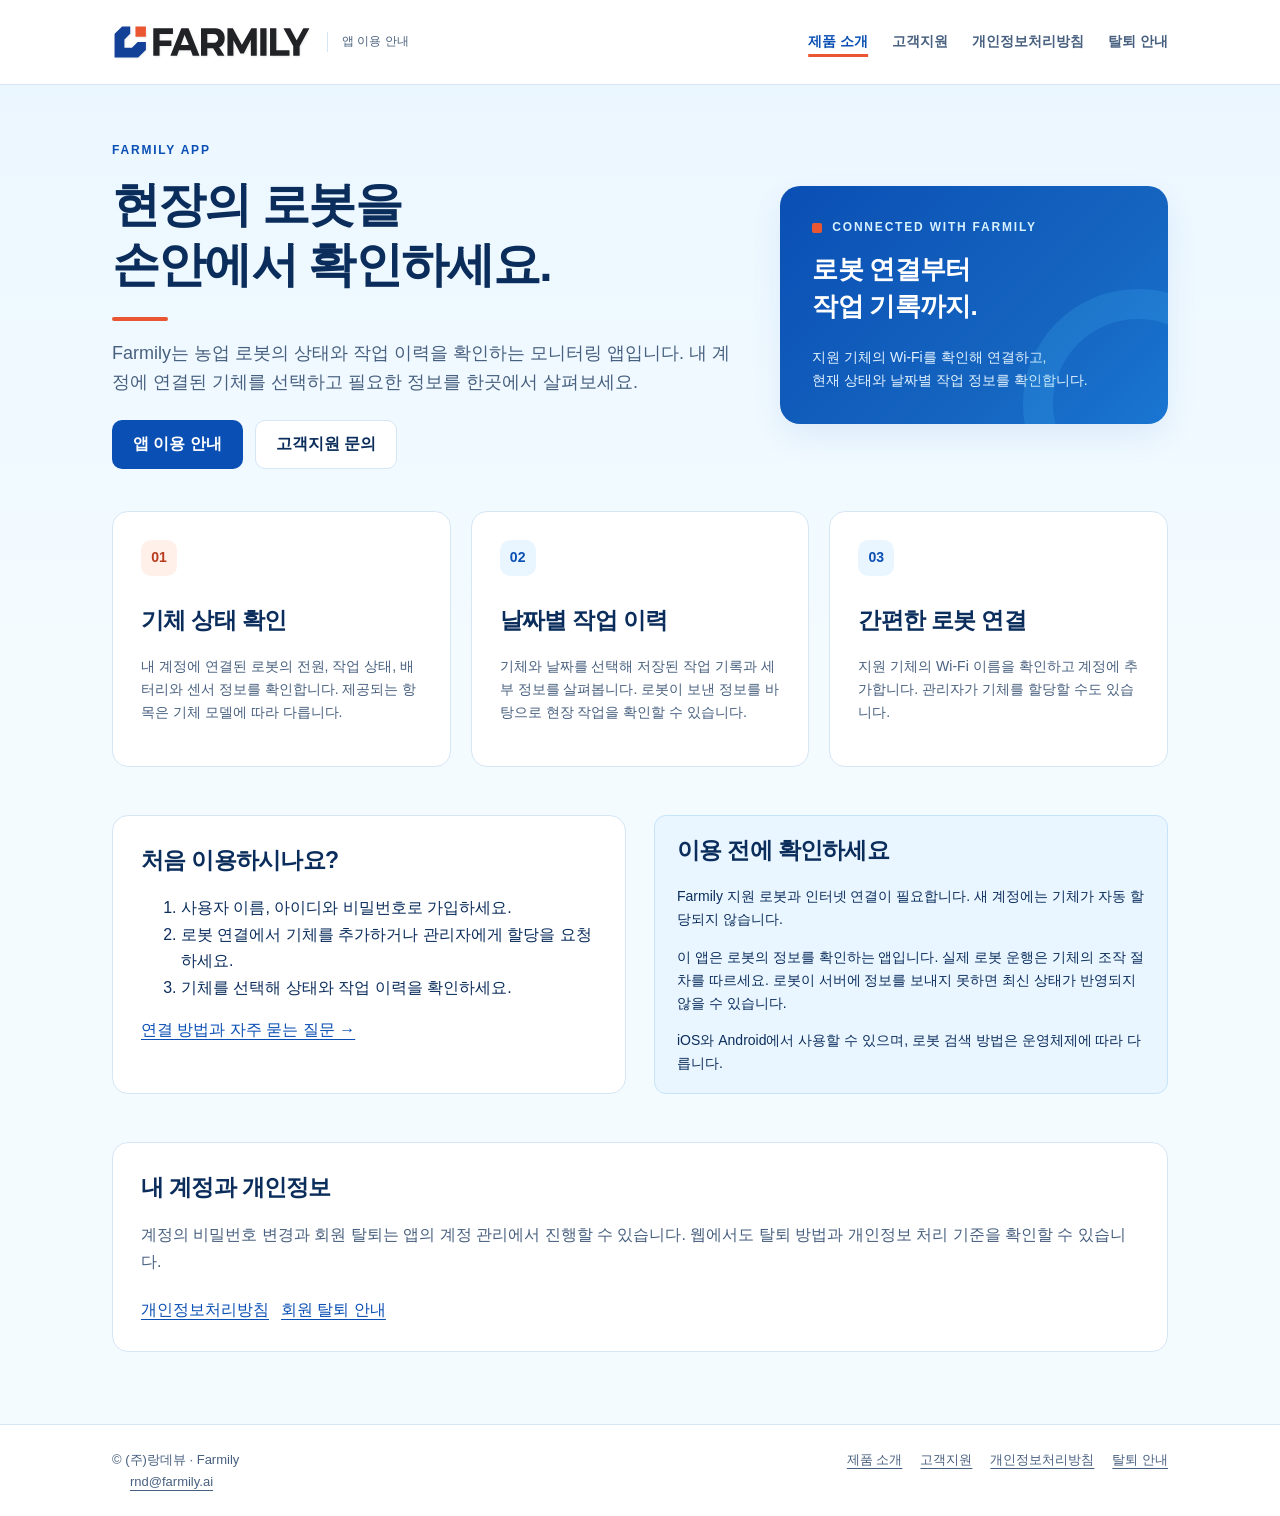
<file: index.html>
<!doctype html><html lang="ko"><head><meta charset="utf-8">
<meta name="viewport" content="width=device-width,initial-scale=1"><meta name="description" content="Farmily 로봇 모니터링 앱의 이용 안내와 계정 관리"><meta name="referrer" content="no-referrer">
<title>제품 소개 · Farmily</title><link rel="icon" href="./web-assets/favicon.svg?v=20261112-brand" type="image/svg+xml"><link rel="stylesheet" href="./web-assets/site.css?v=20261112-brand"></head>
<body><header class="topbar"><div class="wrap"><a class="brand" href="./" aria-label="Farmily 홈"><img class="brand-logo" src="./web-assets/farmily-logo.svg" alt="FARMILY" width="200" height="40"><small>앱 이용 안내</small></a><nav aria-label="주 메뉴"><a href="./" aria-current="page">제품 소개</a><a href="./support.html">고객지원</a><a href="./privacy.html">개인정보처리방침</a><a href="./account-deletion.html">탈퇴 안내</a></nav></div></header>
<main class="wrap"><section class="hero"><div><div class="eyebrow">FARMILY APP</div><h1>현장의 로봇을<br>손안에서 확인하세요.</h1><p class="lead">Farmily는 농업 로봇의 상태와 작업 이력을 확인하는 모니터링 앱입니다. 내 계정에 연결된 기체를 선택하고 필요한 정보를 한곳에서 살펴보세요.</p><div class="actions"><a class="button" href="./support.html">앱 이용 안내</a><a class="button secondary" href="mailto:rnd@farmily.ai">고객지원 문의</a></div></div><aside class="hero-aside"><div class="eyebrow">CONNECTED WITH FARMILY</div><h2>로봇 연결부터<br>작업 기록까지.</h2><p>지원 기체의 Wi-Fi를 확인해 연결하고,<br>현재 상태와 날짜별 작업 정보를 확인합니다.</p></aside></section>
<section class="cards" aria-label="주요 기능"><article class="card"><span class="number">01</span><h2>기체 상태 확인</h2><p>내 계정에 연결된 로봇의 전원, 작업 상태, 배터리와 센서 정보를 확인합니다. 제공되는 항목은 기체 모델에 따라 다릅니다.</p></article><article class="card"><span class="number">02</span><h2>날짜별 작업 이력</h2><p>기체와 날짜를 선택해 저장된 작업 기록과 세부 정보를 살펴봅니다. 로봇이 보낸 정보를 바탕으로 현장 작업을 확인할 수 있습니다.</p></article><article class="card"><span class="number">03</span><h2>간편한 로봇 연결</h2><p>지원 기체의 Wi-Fi 이름을 확인하고 계정에 추가합니다. 관리자가 기체를 할당할 수도 있습니다.</p></article></section>
<section class="section contact"><div class="panel"><h2>처음 이용하시나요?</h2><ol><li>사용자 이름, 아이디와 비밀번호로 가입하세요.</li><li>로봇 연결에서 기체를 추가하거나 관리자에게 할당을 요청하세요.</li><li>기체를 선택해 상태와 작업 이력을 확인하세요.</li></ol><a href="./support.html">연결 방법과 자주 묻는 질문 →</a></div><div class="notice"><h2>이용 전에 확인하세요</h2><p>Farmily 지원 로봇과 인터넷 연결이 필요합니다. 새 계정에는 기체가 자동 할당되지 않습니다.</p><p>이 앱은 로봇의 정보를 확인하는 앱입니다. 실제 로봇 운행은 기체의 조작 절차를 따르세요. 로봇이 서버에 정보를 보내지 못하면 최신 상태가 반영되지 않을 수 있습니다.</p><p>iOS와 Android에서 사용할 수 있으며, 로봇 검색 방법은 운영체제에 따라 다릅니다.</p></div></section>
<section class="section panel"><h2>내 계정과 개인정보</h2><p class="muted">계정의 비밀번호 변경과 회원 탈퇴는 앱의 계정 관리에서 진행할 수 있습니다. 웹에서도 탈퇴 방법과 개인정보 처리 기준을 확인할 수 있습니다.</p><div class="actions"><a href="./privacy.html">개인정보처리방침</a><a href="./account-deletion.html">회원 탈퇴 안내</a></div></section></main><footer class="footer"><div class="wrap"><div>© (주)랑데뷰 · Farmily<br><a href="mailto:rnd@farmily.ai">rnd@farmily.ai</a></div><div><a href="./" aria-current="page">제품 소개</a><a href="./support.html">고객지원</a><a href="./privacy.html">개인정보처리방침</a><a href="./account-deletion.html">탈퇴 안내</a></div></div></footer></body></html>
</file>
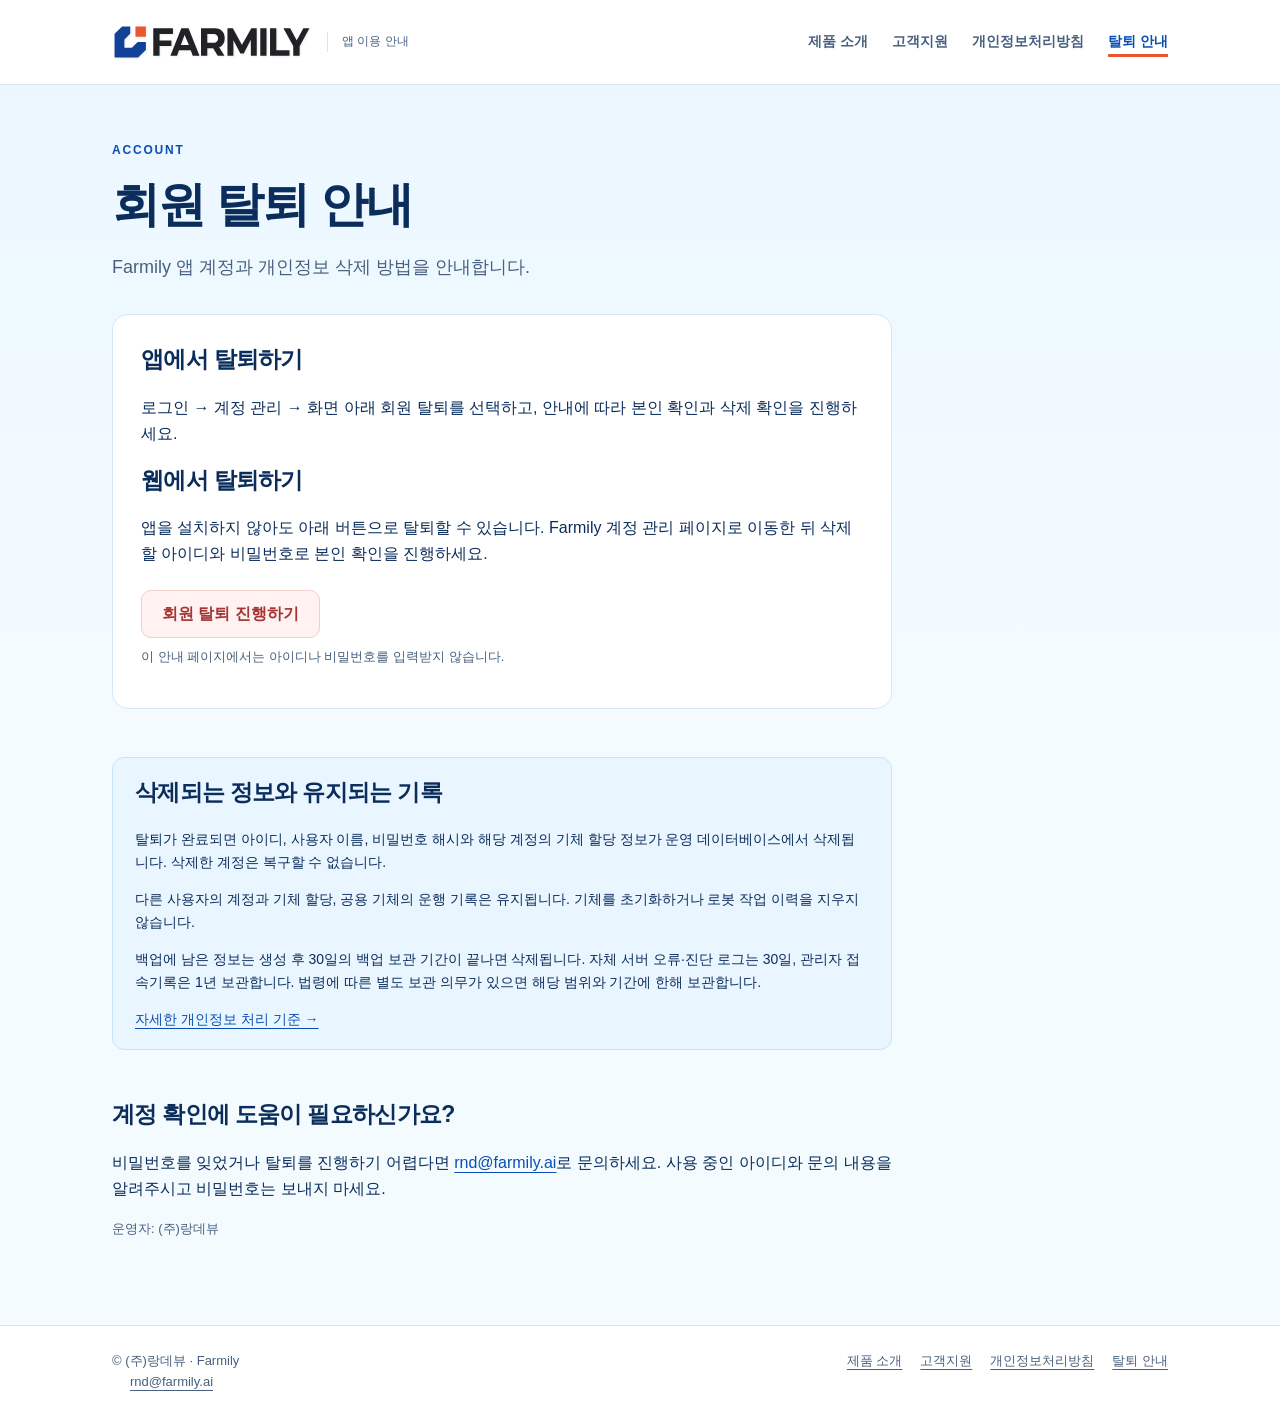
<file: account-deletion.html>
<!doctype html><html lang="ko"><head><meta charset="utf-8">
<meta name="viewport" content="width=device-width,initial-scale=1"><meta name="description" content="Farmily 로봇 모니터링 앱의 이용 안내와 계정 관리"><meta name="referrer" content="no-referrer">
<title>회원 탈퇴 안내 · Farmily</title><link rel="icon" href="./web-assets/favicon.svg?v=20261112-brand" type="image/svg+xml"><link rel="stylesheet" href="./web-assets/site.css?v=20261112-brand"></head>
<body><header class="topbar"><div class="wrap"><a class="brand" href="./" aria-label="Farmily 홈"><img class="brand-logo" src="./web-assets/farmily-logo.svg" alt="FARMILY" width="200" height="40"><small>앱 이용 안내</small></a><nav aria-label="주 메뉴"><a href="./">제품 소개</a><a href="./support.html">고객지원</a><a href="./privacy.html">개인정보처리방침</a><a href="./account-deletion.html" aria-current="page">탈퇴 안내</a></nav></div></header>
<main class="wrap"><div class="narrow"><div class="page-head"><div class="eyebrow">ACCOUNT</div><h1>회원 탈퇴 안내</h1><p class="lead">Farmily 앱 계정과 개인정보 삭제 방법을 안내합니다.</p></div><section class="panel"><h2>앱에서 탈퇴하기</h2><p>로그인 → 계정 관리 → 화면 아래 회원 탈퇴를 선택하고, 안내에 따라 본인 확인과 삭제 확인을 진행하세요.</p><h2>웹에서 탈퇴하기</h2><p>앱을 설치하지 않아도 아래 버튼으로 탈퇴할 수 있습니다. Farmily 계정 관리 페이지로 이동한 뒤 삭제할 아이디와 비밀번호로 본인 확인을 진행하세요.</p><div class="actions"><a class="button danger" href="https://lab.farmily.ai:241/account-deletion">회원 탈퇴 진행하기</a></div><p class="form-note">이 안내 페이지에서는 아이디나 비밀번호를 입력받지 않습니다.</p></section><section class="notice section"><h2>삭제되는 정보와 유지되는 기록</h2><p>탈퇴가 완료되면 아이디, 사용자 이름, 비밀번호 해시와 해당 계정의 기체 할당 정보가 운영 데이터베이스에서 삭제됩니다. 삭제한 계정은 복구할 수 없습니다.</p><p>다른 사용자의 계정과 기체 할당, 공용 기체의 운행 기록은 유지됩니다. 기체를 초기화하거나 로봇 작업 이력을 지우지 않습니다.</p><p>백업에 남은 정보는 생성 후 30일의 백업 보관 기간이 끝나면 삭제됩니다. 자체 서버 오류·진단 로그는 30일, 관리자 접속기록은 1년 보관합니다. 법령에 따른 별도 보관 의무가 있으면 해당 범위와 기간에 한해 보관합니다.</p><a href="./privacy.html">자세한 개인정보 처리 기준 →</a></section><section class="section"><h2>계정 확인에 도움이 필요하신가요?</h2><p>비밀번호를 잊었거나 탈퇴를 진행하기 어렵다면 <a href="mailto:rnd@farmily.ai">rnd@farmily.ai</a>로 문의하세요. 사용 중인 아이디와 문의 내용을 알려주시고 비밀번호는 보내지 마세요.</p><p class="small muted">운영자: (주)랑데뷰</p></section></div></main><footer class="footer"><div class="wrap"><div>© (주)랑데뷰 · Farmily<br><a href="mailto:rnd@farmily.ai">rnd@farmily.ai</a></div><div><a href="./">제품 소개</a><a href="./support.html">고객지원</a><a href="./privacy.html">개인정보처리방침</a><a href="./account-deletion.html" aria-current="page">탈퇴 안내</a></div></div></footer></body></html>
</file>
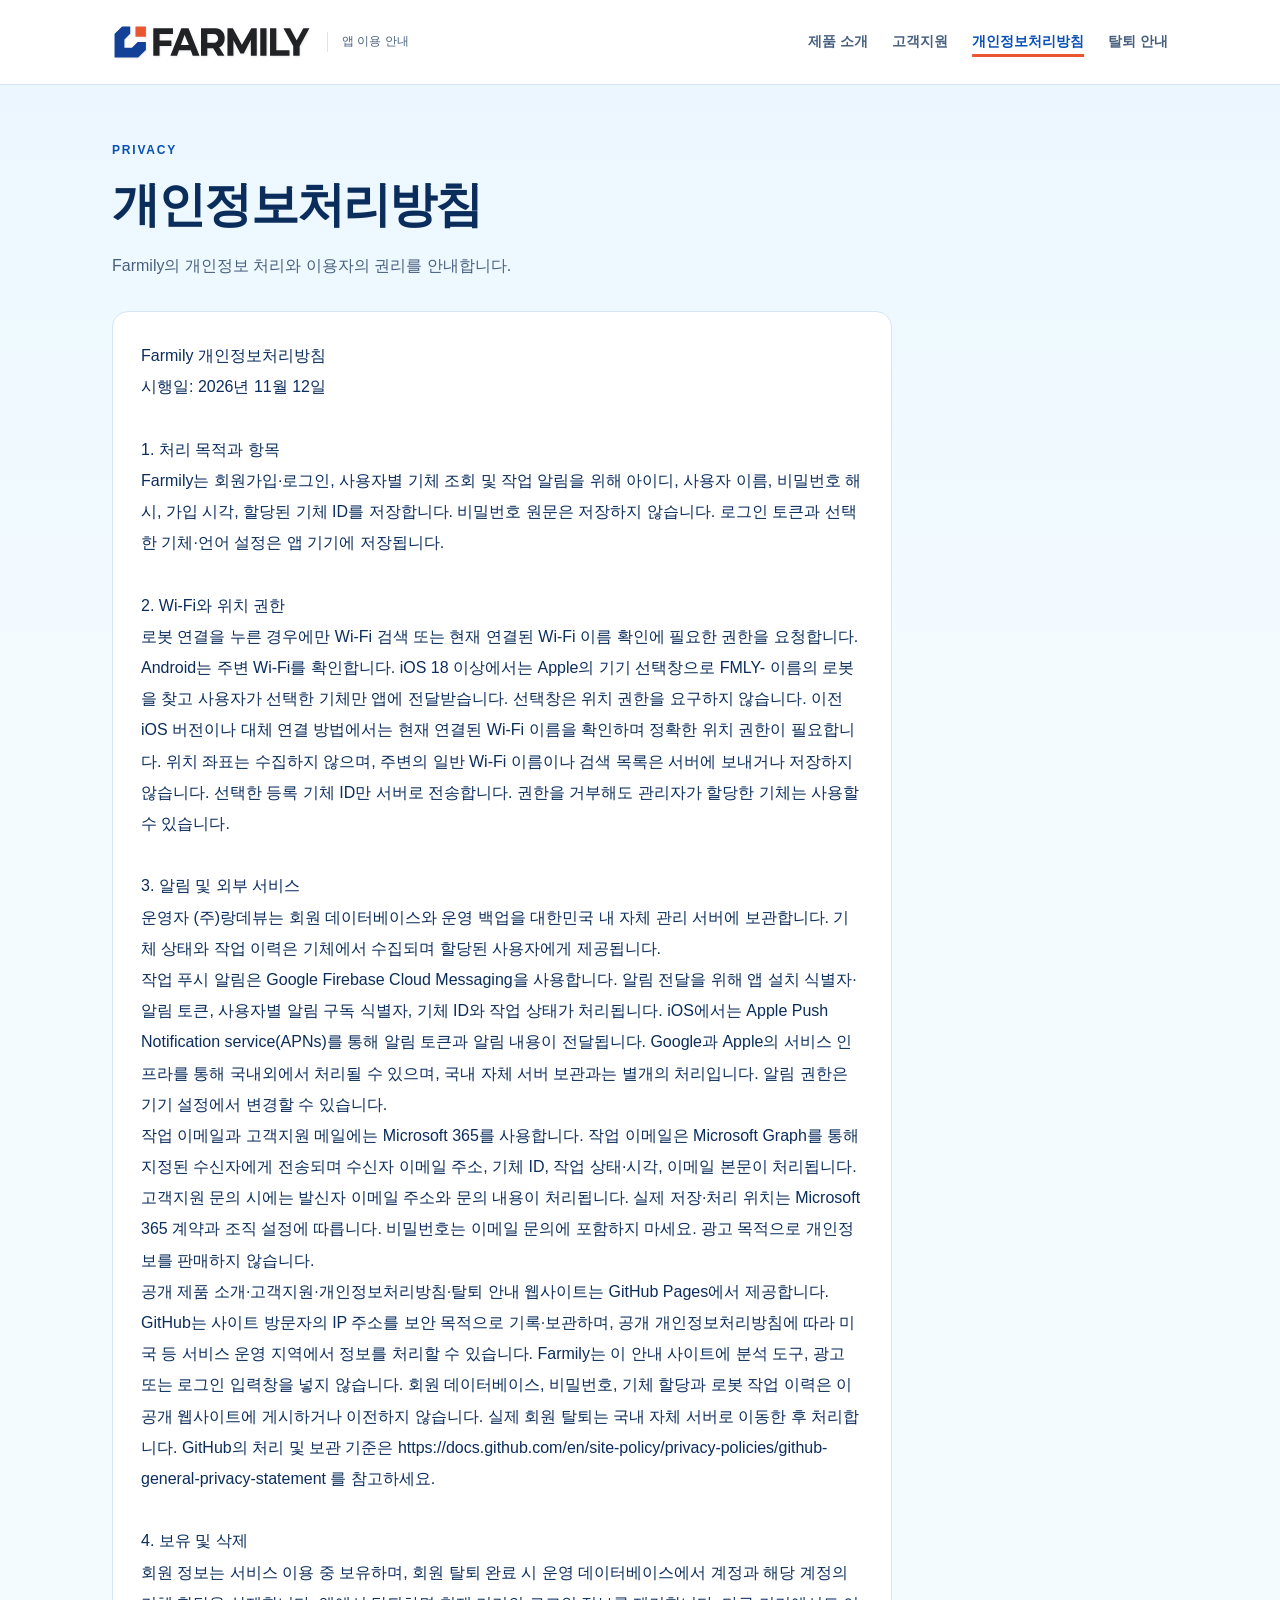
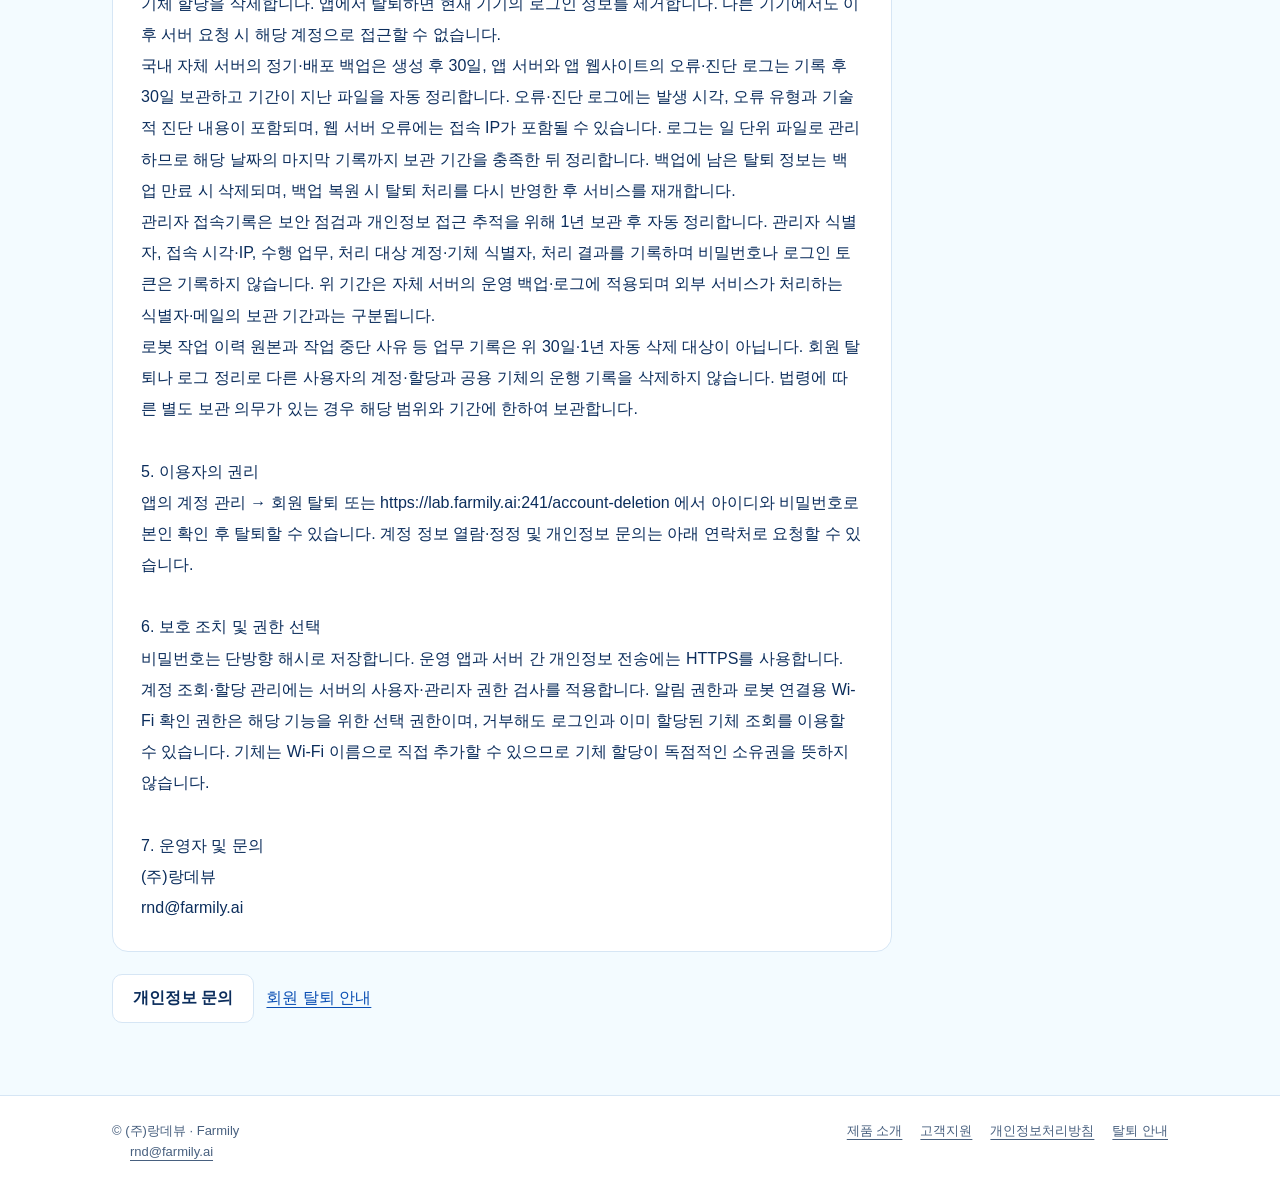
<file: privacy.html>
<!doctype html><html lang="ko"><head><meta charset="utf-8">
<meta name="viewport" content="width=device-width,initial-scale=1"><meta name="description" content="Farmily 로봇 모니터링 앱의 이용 안내와 계정 관리"><meta name="referrer" content="no-referrer">
<title>개인정보처리방침 · Farmily</title><link rel="icon" href="./web-assets/favicon.svg?v=20261112-brand" type="image/svg+xml"><link rel="stylesheet" href="./web-assets/site.css?v=20261112-brand"></head>
<body><header class="topbar"><div class="wrap"><a class="brand" href="./" aria-label="Farmily 홈"><img class="brand-logo" src="./web-assets/farmily-logo.svg" alt="FARMILY" width="200" height="40"><small>앱 이용 안내</small></a><nav aria-label="주 메뉴"><a href="./">제품 소개</a><a href="./support.html">고객지원</a><a href="./privacy.html" aria-current="page">개인정보처리방침</a><a href="./account-deletion.html">탈퇴 안내</a></nav></div></header>
<main class="wrap"><div class="narrow"><div class="page-head"><div class="eyebrow">PRIVACY</div><h1>개인정보처리방침</h1><p class="muted">Farmily의 개인정보 처리와 이용자의 권리를 안내합니다.</p></div><article class="panel"><pre class="policy">Farmily 개인정보처리방침
시행일: 2026년 11월 12일

1. 처리 목적과 항목
Farmily는 회원가입·로그인, 사용자별 기체 조회 및 작업 알림을 위해 아이디, 사용자 이름, 비밀번호 해시, 가입 시각, 할당된 기체 ID를 저장합니다. 비밀번호 원문은 저장하지 않습니다. 로그인 토큰과 선택한 기체·언어 설정은 앱 기기에 저장됩니다.

2. Wi-Fi와 위치 권한
로봇 연결을 누른 경우에만 Wi-Fi 검색 또는 현재 연결된 Wi-Fi 이름 확인에 필요한 권한을 요청합니다. Android는 주변 Wi-Fi를 확인합니다. iOS 18 이상에서는 Apple의 기기 선택창으로 FMLY- 이름의 로봇을 찾고 사용자가 선택한 기체만 앱에 전달받습니다. 선택창은 위치 권한을 요구하지 않습니다. 이전 iOS 버전이나 대체 연결 방법에서는 현재 연결된 Wi-Fi 이름을 확인하며 정확한 위치 권한이 필요합니다. 위치 좌표는 수집하지 않으며, 주변의 일반 Wi-Fi 이름이나 검색 목록은 서버에 보내거나 저장하지 않습니다. 선택한 등록 기체 ID만 서버로 전송합니다. 권한을 거부해도 관리자가 할당한 기체는 사용할 수 있습니다.

3. 알림 및 외부 서비스
운영자 (주)랑데뷰는 회원 데이터베이스와 운영 백업을 대한민국 내 자체 관리 서버에 보관합니다. 기체 상태와 작업 이력은 기체에서 수집되며 할당된 사용자에게 제공됩니다.
작업 푸시 알림은 Google Firebase Cloud Messaging을 사용합니다. 알림 전달을 위해 앱 설치 식별자·알림 토큰, 사용자별 알림 구독 식별자, 기체 ID와 작업 상태가 처리됩니다. iOS에서는 Apple Push Notification service(APNs)를 통해 알림 토큰과 알림 내용이 전달됩니다. Google과 Apple의 서비스 인프라를 통해 국내외에서 처리될 수 있으며, 국내 자체 서버 보관과는 별개의 처리입니다. 알림 권한은 기기 설정에서 변경할 수 있습니다.
작업 이메일과 고객지원 메일에는 Microsoft 365를 사용합니다. 작업 이메일은 Microsoft Graph를 통해 지정된 수신자에게 전송되며 수신자 이메일 주소, 기체 ID, 작업 상태·시각, 이메일 본문이 처리됩니다. 고객지원 문의 시에는 발신자 이메일 주소와 문의 내용이 처리됩니다. 실제 저장·처리 위치는 Microsoft 365 계약과 조직 설정에 따릅니다. 비밀번호는 이메일 문의에 포함하지 마세요. 광고 목적으로 개인정보를 판매하지 않습니다.
공개 제품 소개·고객지원·개인정보처리방침·탈퇴 안내 웹사이트는 GitHub Pages에서 제공합니다. GitHub는 사이트 방문자의 IP 주소를 보안 목적으로 기록·보관하며, 공개 개인정보처리방침에 따라 미국 등 서비스 운영 지역에서 정보를 처리할 수 있습니다. Farmily는 이 안내 사이트에 분석 도구, 광고 또는 로그인 입력창을 넣지 않습니다. 회원 데이터베이스, 비밀번호, 기체 할당과 로봇 작업 이력은 이 공개 웹사이트에 게시하거나 이전하지 않습니다. 실제 회원 탈퇴는 국내 자체 서버로 이동한 후 처리합니다. GitHub의 처리 및 보관 기준은 https://docs.github.com/en/site-policy/privacy-policies/github-general-privacy-statement 를 참고하세요.

4. 보유 및 삭제
회원 정보는 서비스 이용 중 보유하며, 회원 탈퇴 완료 시 운영 데이터베이스에서 계정과 해당 계정의 기체 할당을 삭제합니다. 앱에서 탈퇴하면 현재 기기의 로그인 정보를 제거합니다. 다른 기기에서도 이후 서버 요청 시 해당 계정으로 접근할 수 없습니다.
국내 자체 서버의 정기·배포 백업은 생성 후 30일, 앱 서버와 앱 웹사이트의 오류·진단 로그는 기록 후 30일 보관하고 기간이 지난 파일을 자동 정리합니다. 오류·진단 로그에는 발생 시각, 오류 유형과 기술적 진단 내용이 포함되며, 웹 서버 오류에는 접속 IP가 포함될 수 있습니다. 로그는 일 단위 파일로 관리하므로 해당 날짜의 마지막 기록까지 보관 기간을 충족한 뒤 정리합니다. 백업에 남은 탈퇴 정보는 백업 만료 시 삭제되며, 백업 복원 시 탈퇴 처리를 다시 반영한 후 서비스를 재개합니다.
관리자 접속기록은 보안 점검과 개인정보 접근 추적을 위해 1년 보관 후 자동 정리합니다. 관리자 식별자, 접속 시각·IP, 수행 업무, 처리 대상 계정·기체 식별자, 처리 결과를 기록하며 비밀번호나 로그인 토큰은 기록하지 않습니다. 위 기간은 자체 서버의 운영 백업·로그에 적용되며 외부 서비스가 처리하는 식별자·메일의 보관 기간과는 구분됩니다.
로봇 작업 이력 원본과 작업 중단 사유 등 업무 기록은 위 30일·1년 자동 삭제 대상이 아닙니다. 회원 탈퇴나 로그 정리로 다른 사용자의 계정·할당과 공용 기체의 운행 기록을 삭제하지 않습니다. 법령에 따른 별도 보관 의무가 있는 경우 해당 범위와 기간에 한하여 보관합니다.

5. 이용자의 권리
앱의 계정 관리 → 회원 탈퇴 또는 https://lab.farmily.ai:241/account-deletion 에서 아이디와 비밀번호로 본인 확인 후 탈퇴할 수 있습니다. 계정 정보 열람·정정 및 개인정보 문의는 아래 연락처로 요청할 수 있습니다.

6. 보호 조치 및 권한 선택
비밀번호는 단방향 해시로 저장합니다. 운영 앱과 서버 간 개인정보 전송에는 HTTPS를 사용합니다. 계정 조회·할당 관리에는 서버의 사용자·관리자 권한 검사를 적용합니다. 알림 권한과 로봇 연결용 Wi-Fi 확인 권한은 해당 기능을 위한 선택 권한이며, 거부해도 로그인과 이미 할당된 기체 조회를 이용할 수 있습니다. 기체는 Wi-Fi 이름으로 직접 추가할 수 있으므로 기체 할당이 독점적인 소유권을 뜻하지 않습니다.

7. 운영자 및 문의
(주)랑데뷰
rnd@farmily.ai
</pre></article><div class="actions"><a class="button secondary" href="./support.html">개인정보 문의</a><a href="./account-deletion.html">회원 탈퇴 안내</a></div></div></main><footer class="footer"><div class="wrap"><div>© (주)랑데뷰 · Farmily<br><a href="mailto:rnd@farmily.ai">rnd@farmily.ai</a></div><div><a href="./">제품 소개</a><a href="./support.html">고객지원</a><a href="./privacy.html" aria-current="page">개인정보처리방침</a><a href="./account-deletion.html">탈퇴 안내</a></div></div></footer></body></html>
</file>
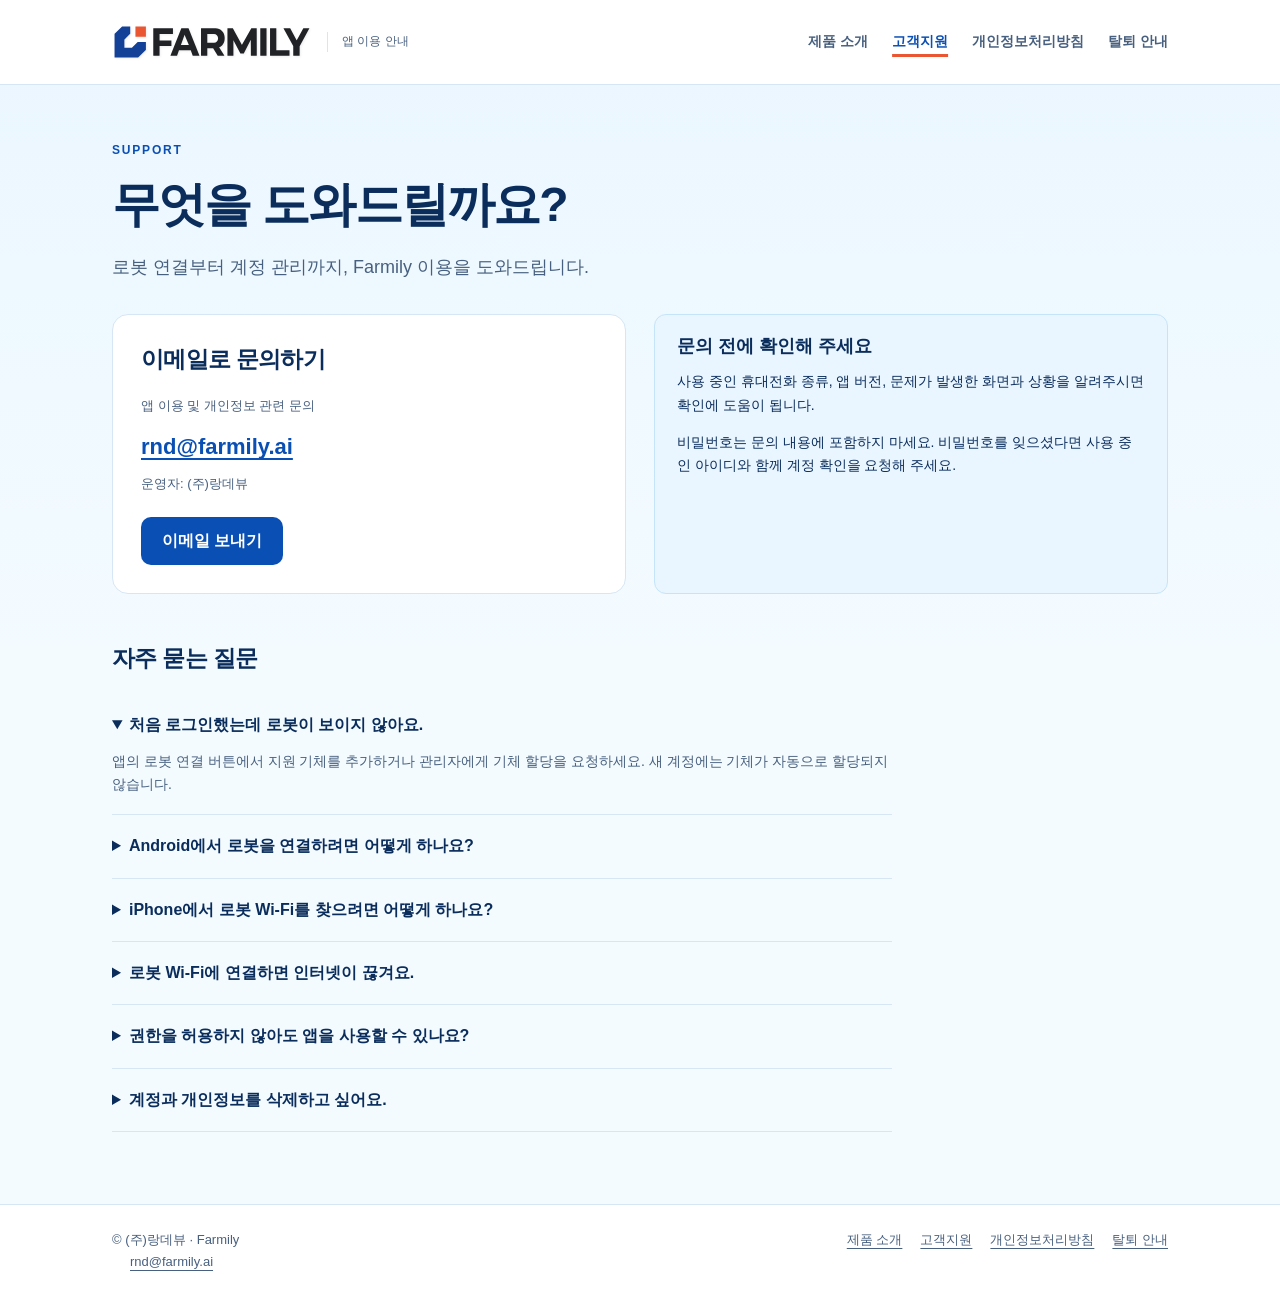
<file: support.html>
<!doctype html><html lang="ko"><head><meta charset="utf-8">
<meta name="viewport" content="width=device-width,initial-scale=1"><meta name="description" content="Farmily 로봇 모니터링 앱의 이용 안내와 계정 관리"><meta name="referrer" content="no-referrer">
<title>고객지원 · Farmily</title><link rel="icon" href="./web-assets/favicon.svg?v=20261112-brand" type="image/svg+xml"><link rel="stylesheet" href="./web-assets/site.css?v=20261112-brand"></head>
<body><header class="topbar"><div class="wrap"><a class="brand" href="./" aria-label="Farmily 홈"><img class="brand-logo" src="./web-assets/farmily-logo.svg" alt="FARMILY" width="200" height="40"><small>앱 이용 안내</small></a><nav aria-label="주 메뉴"><a href="./">제품 소개</a><a href="./support.html" aria-current="page">고객지원</a><a href="./privacy.html">개인정보처리방침</a><a href="./account-deletion.html">탈퇴 안내</a></nav></div></header>
<main class="wrap"><div class="page-head"><div class="eyebrow">SUPPORT</div><h1>무엇을 도와드릴까요?</h1><p class="lead">로봇 연결부터 계정 관리까지, Farmily 이용을 도와드립니다.</p></div><section class="contact"><div class="panel"><h2>이메일로 문의하기</h2><p class="muted small">앱 이용 및 개인정보 관련 문의</p><a class="email" href="mailto:rnd@farmily.ai">rnd@farmily.ai</a><p class="form-note">운영자: (주)랑데뷰</p><div class="actions"><a class="button" href="mailto:rnd@farmily.ai">이메일 보내기</a></div></div><div class="notice"><h3>문의 전에 확인해 주세요</h3><p>사용 중인 휴대전화 종류, 앱 버전, 문제가 발생한 화면과 상황을 알려주시면 확인에 도움이 됩니다.</p><p>비밀번호는 문의 내용에 포함하지 마세요. 비밀번호를 잊으셨다면 사용 중인 아이디와 함께 계정 확인을 요청해 주세요.</p></div></section><section class="narrow section"><h2>자주 묻는 질문</h2><details open><summary>처음 로그인했는데 로봇이 보이지 않아요.</summary><p>앱의 로봇 연결 버튼에서 지원 기체를 추가하거나 관리자에게 기체 할당을 요청하세요. 새 계정에는 기체가 자동으로 할당되지 않습니다.</p></details><details><summary>Android에서 로봇을 연결하려면 어떻게 하나요?</summary><p>로봇을 켜고 휴대전화의 Wi-Fi와 위치 서비스를 켜세요. 앱에서 로봇 연결을 누른 뒤 필요한 권한을 허용하고 검색된 기체를 선택해 추가하세요. 기체 Wi-Fi 이름 끝의 -5G와 -2.4G는 같은 기체로 표시됩니다.</p></details><details><summary>iPhone에서 로봇 Wi-Fi를 찾으려면 어떻게 하나요?</summary><p>로봇 전원을 켜고 인터넷이 연결된 상태에서 앱의 로봇 연결 화면을 여세요. iOS 18 이상과 Farmily 1.0.0(4) 이상에서는 주변 로봇 찾기를 누르면 Apple 기기 선택창이 열립니다. 선택한 기체가 앱 목록에 표시되면 체크한 뒤 추가하세요. 여러 대는 한 대씩 선택해 목록에 모을 수 있습니다. 선택창에 기체가 보이지 않거나 이전 iOS를 사용하는 경우 iPhone 설정 → Wi-Fi에서 로봇 Wi-Fi에 연결한 뒤 앱의 현재 Wi-Fi 확인을 사용하세요. 이 대체 방법에는 위치 접근과 정확한 위치 허용이 필요합니다. 앱이 주변의 일반 Wi-Fi 전체 목록을 받지는 않습니다.</p></details><details><summary>로봇 Wi-Fi에 연결하면 인터넷이 끊겨요.</summary><p>로봇 Wi-Fi 확인 후 인터넷이 가능한 Wi-Fi나 모바일 데이터로 돌아와 추가하세요. 앱에서 확인한 기체 목록은 잠시 유지됩니다. 추가가 완료되면 인터넷으로 기체 상태와 작업 이력을 확인할 수 있습니다.</p></details><details><summary>권한을 허용하지 않아도 앱을 사용할 수 있나요?</summary><p>네. 알림과 로봇 연결용 위치 권한은 선택 사항입니다. 권한을 거부해도 로그인과 이미 할당된 기체 조회는 이용할 수 있습니다. 로봇 연결 시 위치 좌표를 수집하지 않습니다.</p></details><details><summary>계정과 개인정보를 삭제하고 싶어요.</summary><p>앱의 계정 관리 → 회원 탈퇴 또는 <a href="./account-deletion.html">웹 회원 탈퇴</a>를 이용하세요. 본인 계정과 해당 계정의 기체 연결 정보가 삭제됩니다. 공용 기체 운행 기록과 다른 사용자의 정보는 유지됩니다.</p></details></section></main><footer class="footer"><div class="wrap"><div>© (주)랑데뷰 · Farmily<br><a href="mailto:rnd@farmily.ai">rnd@farmily.ai</a></div><div><a href="./">제품 소개</a><a href="./support.html" aria-current="page">고객지원</a><a href="./privacy.html">개인정보처리방침</a><a href="./account-deletion.html">탈퇴 안내</a></div></div></footer></body></html>
</file>
<file: web-assets/site.css>
:root{--ink:#0b2d5c;--muted:#48607f;--primary:#0a4fb4;--pale:#eaf6ff;--line:#d6e6f5;--paper:#f3fbff;--red:#a53535;--orange:#ea5532;--orange-pale:#fff0e9;--sky:#4fc3f7;font-family:Inter,-apple-system,BlinkMacSystemFont,"Segoe UI","Noto Sans KR",sans-serif;color:var(--ink);background:var(--paper);line-height:1.65;font-size:16px}
*{box-sizing:border-box}
body{margin:0;background:linear-gradient(180deg,#eaf6ff 0,#f3fbff 650px)}
a{color:var(--primary);text-underline-offset:4px}
button,input,select{font:inherit}
button,.button{display:inline-flex;align-items:center;justify-content:center;gap:8px;min-height:44px;border:1px solid transparent;border-radius:10px;padding:10px 20px;background:var(--primary);color:white;text-decoration:none;font-weight:650;cursor:pointer}
button:hover,.button:hover{filter:brightness(.94)}
button:disabled{opacity:.5;cursor:wait}
.secondary{background:white;color:var(--ink);border-color:var(--line)}
.danger{background:#fff2f1;color:var(--red);border-color:#efd0cb}
.text-button{background:transparent;color:var(--primary);padding:6px 12px}
input,select{width:100%;padding:12px 14px;border:1px solid #b9cfe5;border-radius:9px;background:white;color:var(--ink);min-height:46px}
input[type=checkbox]{width:20px;min-height:20px;accent-color:var(--primary)}
label{display:block;font-size:.9rem;font-weight:650;margin:18px 0 7px}
input:focus,button:focus-visible,a:focus-visible,summary:focus-visible{outline:3px solid #4fc3f7;outline-offset:3px}
.wrap{max-width:1120px;margin:auto;padding:0 32px}
.topbar{background:#fff;border-bottom:1px solid var(--line)}
.topbar .wrap{min-height:84px;display:flex;align-items:center;justify-content:space-between;gap:24px}
.brand{display:flex;align-items:center;gap:10px;text-decoration:none;font-size:25px;font-weight:800;letter-spacing:-1px;color:var(--ink)}
.brand-logo{display:block;width:200px;height:auto;flex:none}
.brand small{font-size:12px;font-weight:500;letter-spacing:0;color:var(--muted);border-left:1px solid var(--line);padding-left:14px;margin-left:5px}
nav{display:flex;gap:24px;align-items:center}
nav a{font-size:14px;font-weight:600;color:var(--muted);text-decoration:none}
nav a[aria-current=page]{color:var(--primary);text-decoration:underline;text-decoration-color:var(--orange);text-decoration-thickness:3px;text-underline-offset:8px}
main{padding-top:56px!important;padding-bottom:72px!important;min-height:calc(100vh - 210px)}
h1,h2,h3,p{margin-top:0}
h1{font-size:clamp(30px,4vw,48px);line-height:1.25;letter-spacing:-1.8px;margin-bottom:18px}
h2{font-size:23px;letter-spacing:-.7px;line-height:1.4}
h3{font-size:18px;line-height:1.5;margin-bottom:10px}
.eyebrow{font-size:12px;font-weight:800;letter-spacing:1.8px;color:var(--primary);margin-bottom:14px}
.lead{font-size:18px;color:var(--muted);max-width:660px}
.hero{display:grid;grid-template-columns:1.6fr 1fr;gap:48px;padding-bottom:42px;align-items:center}
.hero-aside{border-radius:20px;background:linear-gradient(135deg,#0a4fb4,#1565c0 65%,#1976d2);padding:32px;color:white;position:relative;overflow:hidden;box-shadow:0 14px 32px #0a4fb414}
.hero-aside .eyebrow{color:#d6f1ff;display:flex;align-items:center;gap:10px}
.hero-aside .eyebrow::before{content:"";width:10px;height:10px;flex:none;background:var(--orange);border-radius:2px}
.hero-aside::after{content:"";position:absolute;width:170px;height:170px;right:-85px;bottom:-95px;border:30px solid #4fc3f72b;border-radius:50%;pointer-events:none}
.hero h1::after{content:"";display:block;width:56px;height:4px;background:var(--orange);border-radius:4px;margin-top:22px}
.hero-aside p{color:#e3f3ff;font-size:14px;margin:0}
.hero-aside h2{font-size:26px}
.cards{display:grid;grid-template-columns:repeat(3,1fr);gap:20px}
.card,.panel{background:white;border:1px solid var(--line);border-radius:16px;padding:28px}
.card{display:flex;flex-direction:column;align-items:flex-start}
.card p{font-size:14px;color:var(--muted);flex:1}
.card .number{width:36px;height:36px;border-radius:10px;background:var(--pale);color:var(--primary);display:grid;place-items:center;margin-bottom:28px;font-size:14px;font-weight:800}
.card a{font-weight:700;font-size:14px}
.card:first-child .number{background:var(--orange-pale);color:#b83b1d}
.section{margin-top:48px}
.muted{color:var(--muted)}
.small{font-size:13px}
.notice{padding:18px 22px;background:var(--pale);border:1px solid #c5e4fa;border-radius:12px;font-size:14px}
.notice p:last-child{margin-bottom:0}
.narrow{max-width:780px}
.contact{display:grid;grid-template-columns:1fr 1fr;gap:28px}
.contact .email{font-size:22px;font-weight:700;overflow-wrap:anywhere}
.actions{display:flex;flex-wrap:wrap;gap:12px;align-items:center;margin-top:22px}
.page-head{margin-bottom:32px}
.policy{white-space:pre-wrap;font:inherit;line-height:1.95;overflow-wrap:anywhere;margin:0}
.footer{border-top:1px solid var(--line);background:white;font-size:13px;color:var(--muted)}
.footer .wrap{display:flex;justify-content:space-between;gap:20px;flex-wrap:wrap;padding-top:24px;padding-bottom:24px}
.footer a{margin-left:18px;color:var(--muted)}
details{border-bottom:1px solid var(--line);padding:18px 0}
summary{cursor:pointer;font-weight:650}
details p{margin:12px 0 0;color:var(--muted);font-size:14px}
.check-row{display:flex;gap:12px;align-items:flex-start;font-weight:400}
.check-row input{flex:none;margin-top:4px}
.message{min-height:26px;margin:14px 0 0;font-size:14px;white-space:pre-wrap}
.message.error{color:var(--red)}
.message.success{color:var(--primary)}
[hidden]{display:none!important}
.login-layout{max-width:940px;display:grid;grid-template-columns:1.05fr 1fr;gap:56px;align-items:center;margin:24px auto}
.login-intro p{color:var(--muted)}
.login-intro ul{padding-left:20px;color:var(--muted);line-height:2}
.login-panel h2{margin-bottom:4px}
.login-panel button[type=submit]{width:100%;margin-top:24px}
.dashboard-head{display:flex;justify-content:space-between;align-items:center;gap:20px;margin-bottom:28px}
.dashboard-head h1{font-size:34px;margin-bottom:6px}
.stats{display:grid;grid-template-columns:repeat(3,1fr);gap:18px;margin-bottom:28px}
.stat{background:white;border:1px solid var(--line);padding:20px 24px;border-radius:13px}
.stat span{display:block;color:var(--muted);font-size:13px}
.stat strong{font-size:30px;line-height:1.5}
.toolbar{display:flex;gap:12px;flex-wrap:wrap;margin:20px 0}
.toolbar input{max-width:420px}
.table-wrap{overflow-x:auto}
table{width:100%;border-collapse:collapse;text-align:left;font-size:14px;min-width:650px}
th{font-size:12px;color:var(--muted);background:#f0f7fe;padding:14px 16px;white-space:nowrap}
td{padding:20px 16px;border-bottom:1px solid var(--line);vertical-align:middle}
td strong{display:block}
.badge{display:inline-block;padding:3px 9px;border-radius:6px;font-size:11px;font-weight:700;background:var(--pale);color:var(--primary);margin:3px 4px 3px 0}
.badge.neutral{background:#eef3f8;color:var(--muted)}
.robot-label{font-family:ui-monospace,SFMono-Regular,monospace;font-size:12px;display:block;overflow-wrap:anywhere}
.empty{text-align:center;padding:44px;color:var(--muted)}
dialog{border:1px solid var(--line);border-radius:18px;width:min(600px,calc(100vw - 32px));max-height:90vh;padding:28px;color:var(--ink);box-shadow:0 30px 120px #0b2d5c2c}
dialog::backdrop{background:#0b2d5c66}
.dialog-head{display:flex;justify-content:space-between;gap:16px;align-items:flex-start}
.dialog-head h2{margin-bottom:6px}
.robot-options{max-height:310px;overflow:auto;border-top:1px solid var(--line);border-bottom:1px solid var(--line);margin-top:20px}
.robot-option{display:flex;align-items:center;gap:12px;margin:0;padding:14px 6px;border-bottom:1px solid #edf4fc;cursor:pointer}
.robot-option input{flex:none}
.robot-option span{overflow-wrap:anywhere}
.robot-option small{display:block;font-weight:400;color:var(--muted)}
.dialog-actions{display:flex;justify-content:space-between;align-items:center;gap:12px;margin-top:24px}
.count{font-size:13px;color:var(--muted)}
.split{display:grid;grid-template-columns:1fr 1fr;gap:18px}
.form-note{font-size:13px;color:var(--muted);margin-top:8px}
.section-title{display:flex;align-items:center;justify-content:space-between;gap:12px}
.section-title h2{margin-bottom:0}
.scroll-note{font-size:12px;color:var(--muted);margin-top:16px}
.admin-panel{padding:24px 0}
.admin-panel .section-title,.admin-panel .toolbar{margin-left:24px;margin-right:24px}
.admin-panel .message{padding:0 24px}
.secure-hint{display:inline-block;font-size:12px;color:var(--primary);padding:5px 10px;border:1px solid var(--line);border-radius:99px;margin-bottom:22px}
@media(max-width:760px){.brand-logo{width:180px}
.wrap{padding:0 20px}
.topbar .wrap{min-height:74px;flex-wrap:wrap;gap:10px;padding-top:16px;padding-bottom:16px}
.brand small{display:none}
nav{gap:14px}
nav a{font-size:12px}
main{padding-top:32px!important}
.hero,.login-layout,.contact{grid-template-columns:1fr;gap:24px}
.cards{grid-template-columns:1fr}
.card .number{margin-bottom:16px}
.card{padding:24px}
.hero-aside{padding:26px}
.login-layout{margin:0;gap:20px}
.login-intro ul{display:none}
.dashboard-head{align-items:flex-start;flex-direction:column}
.stats{gap:8px}
.stat{padding:16px 12px}
.stat strong{font-size:25px}
.stat span{font-size:11px}
.panel{padding:22px}
.admin-panel{padding:20px 0}
.split{grid-template-columns:1fr;gap:0}
.footer .wrap{display:block}
.footer .wrap>div+div{margin-top:10px}
.footer a{margin:0 14px 0 0}
.dialog-actions{flex-wrap:wrap}
dialog{padding:22px}
.toolbar input{max-width:none}
.section-title{align-items:flex-start}
.section-title button{font-size:13px}
}
</file>
